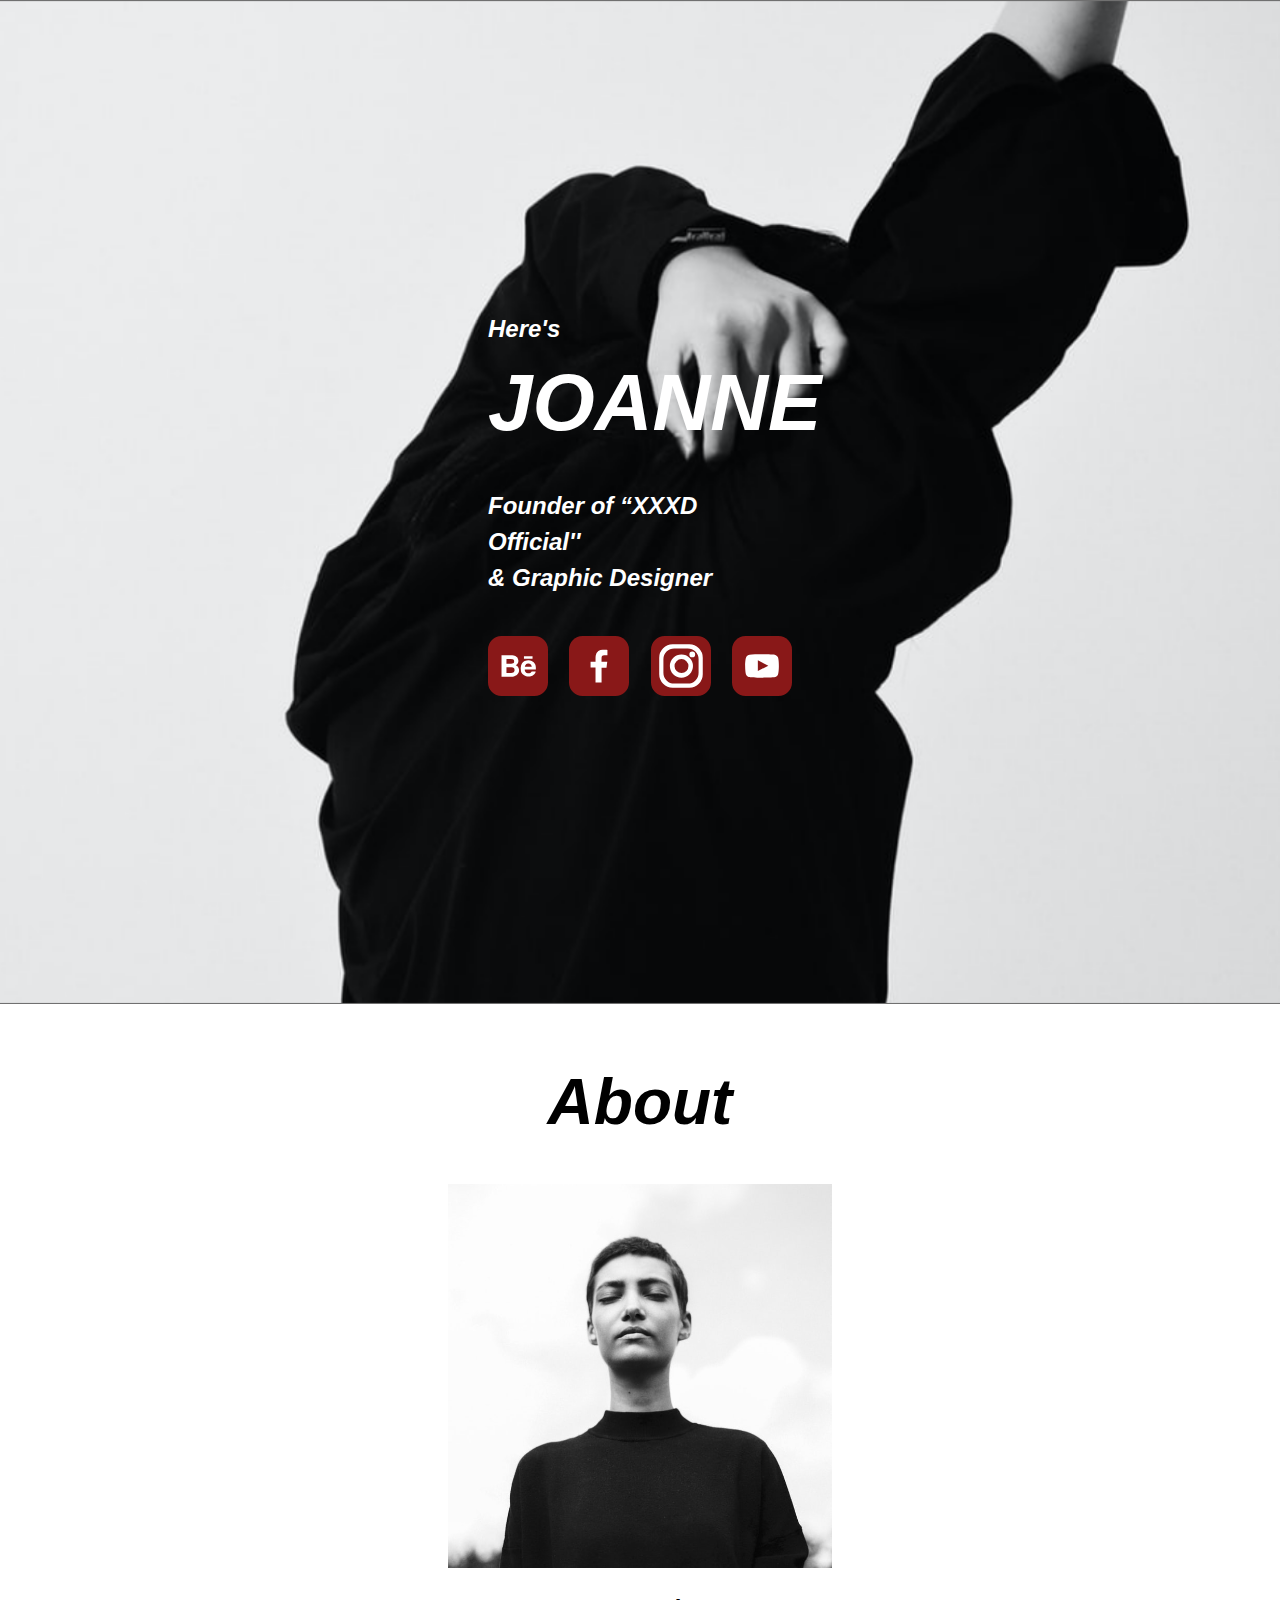
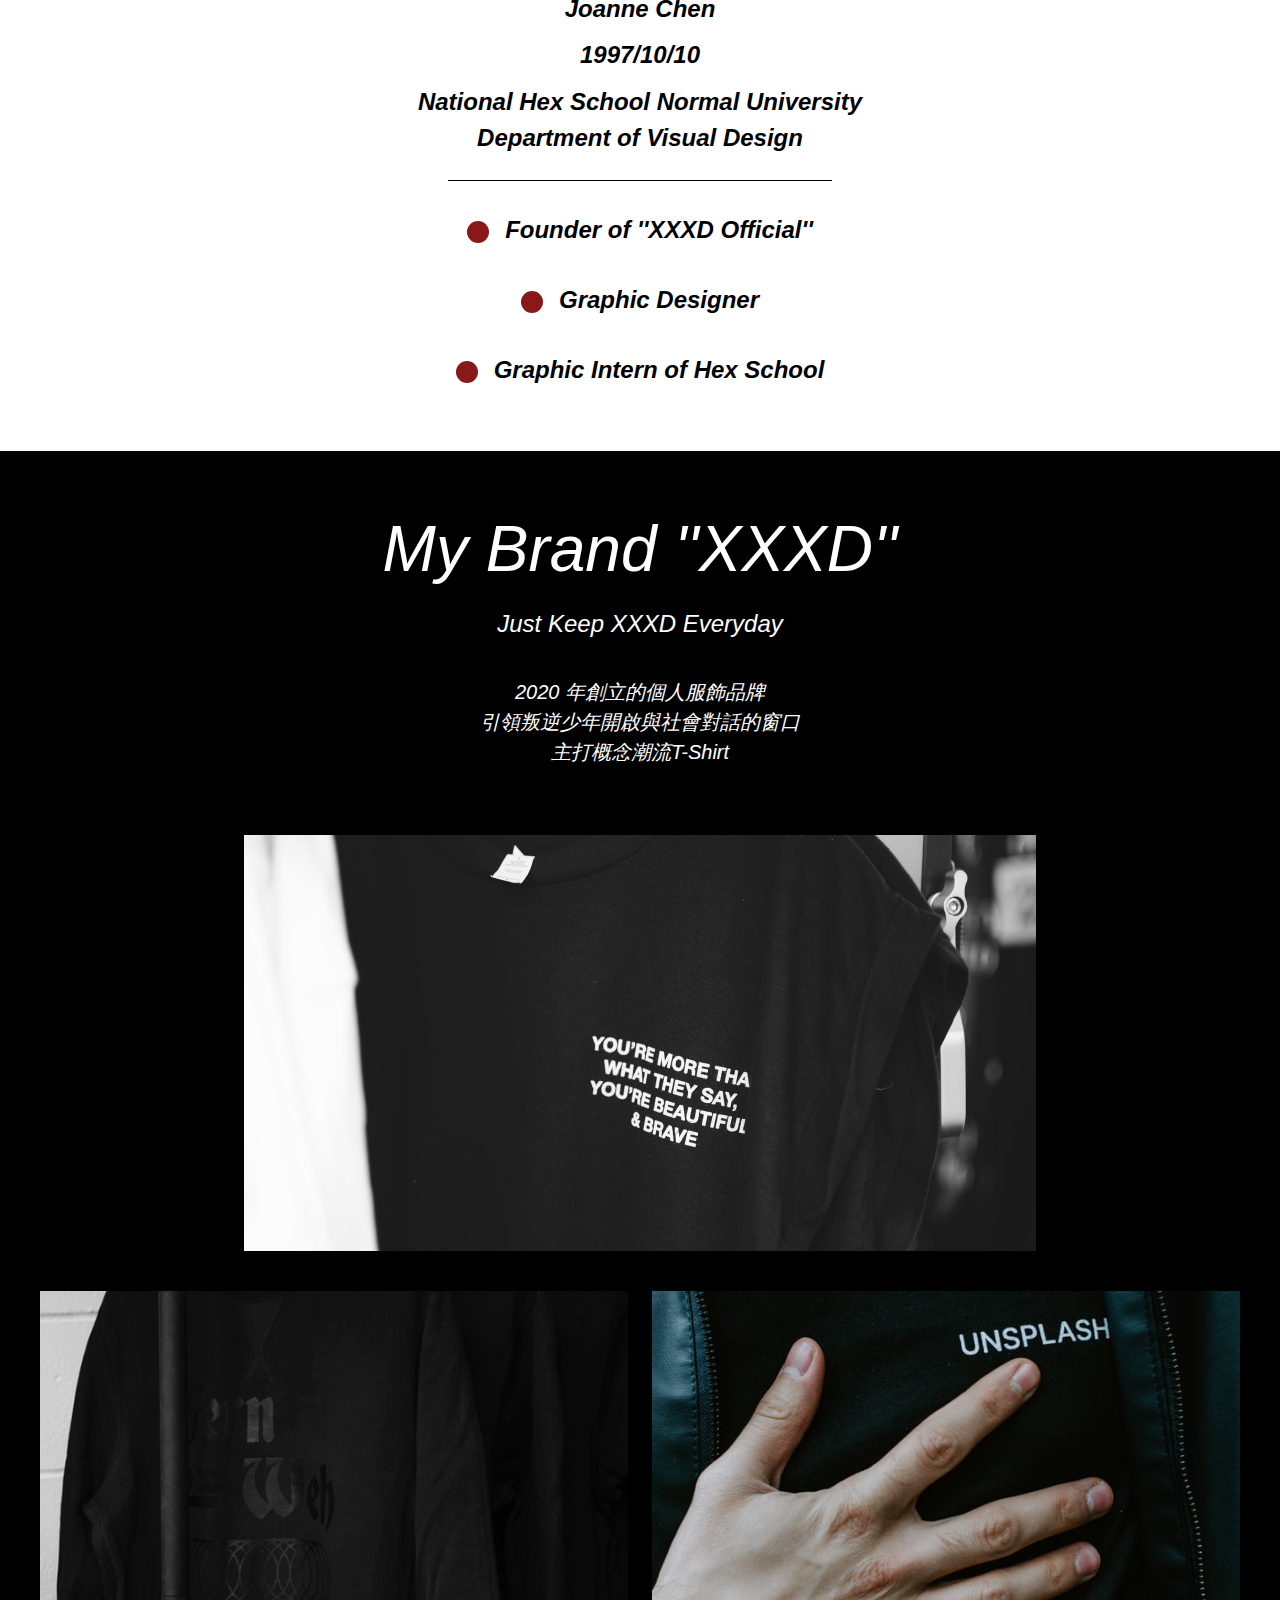
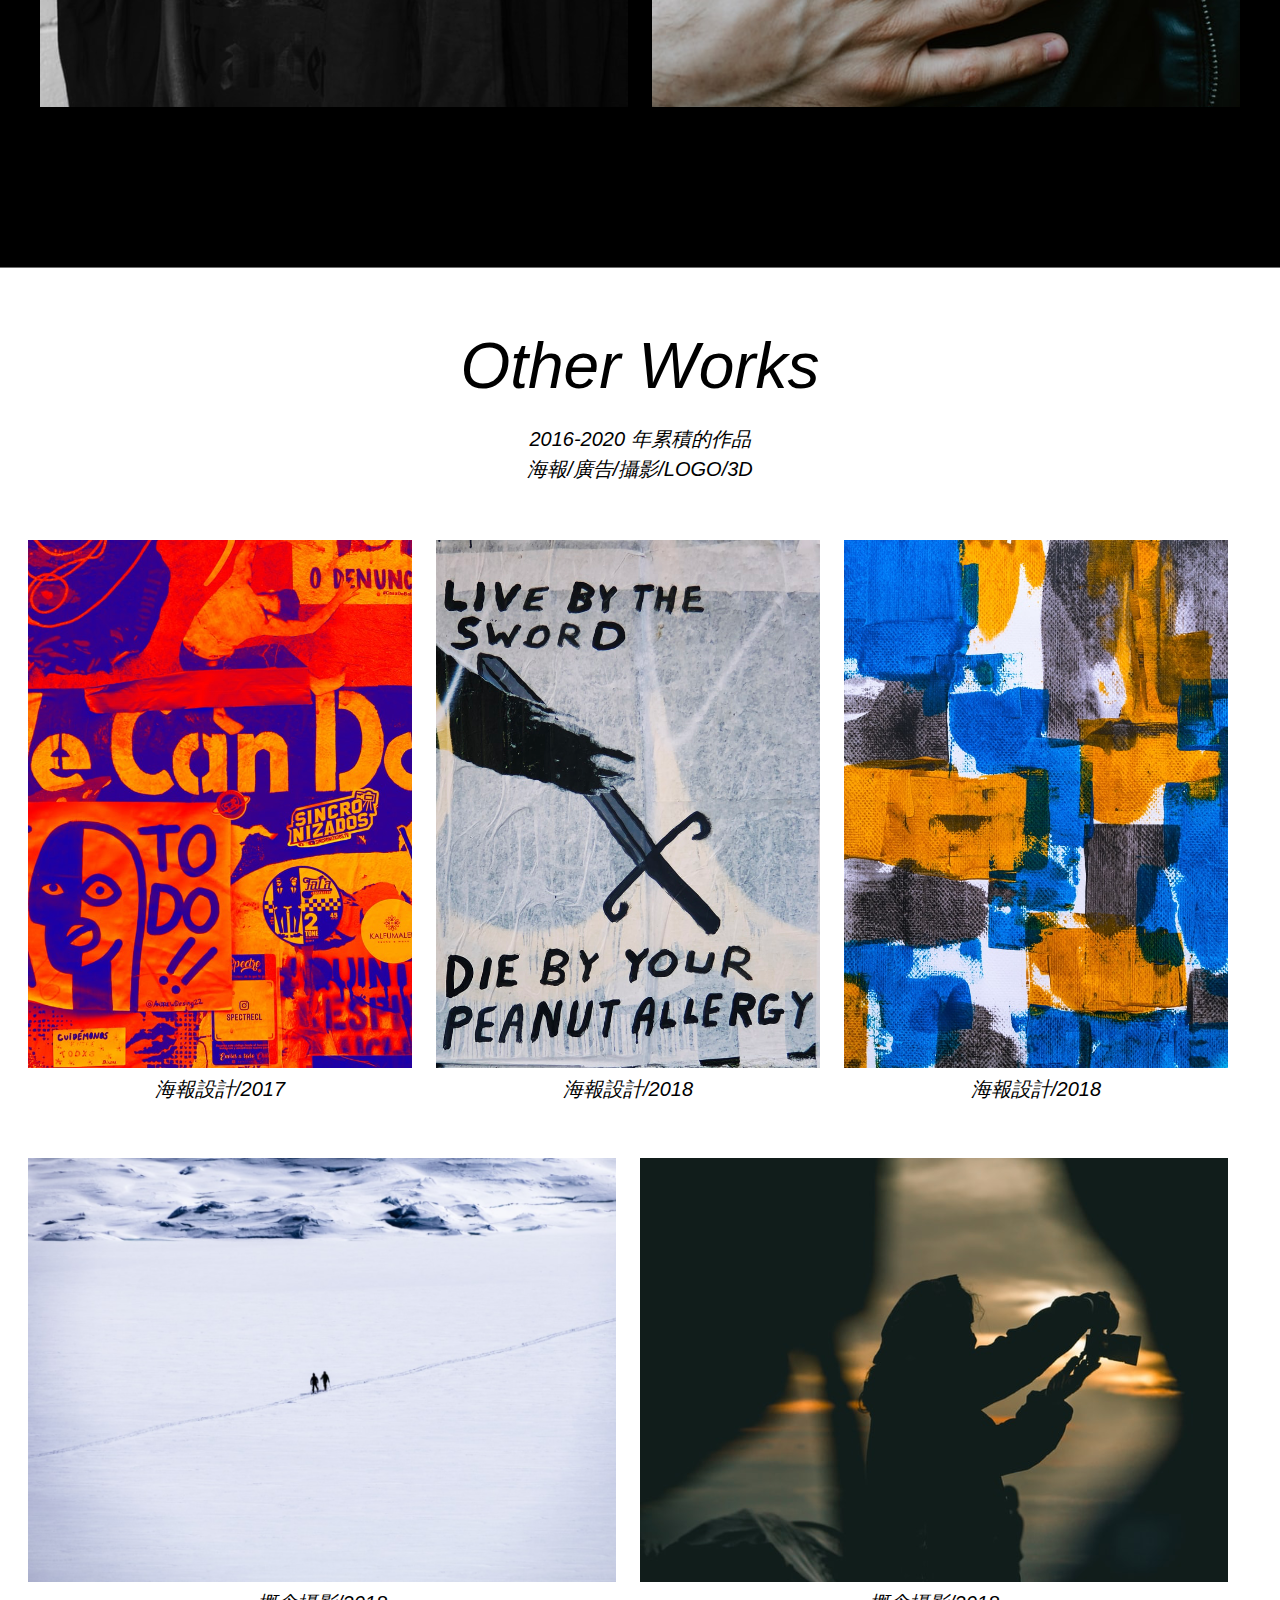
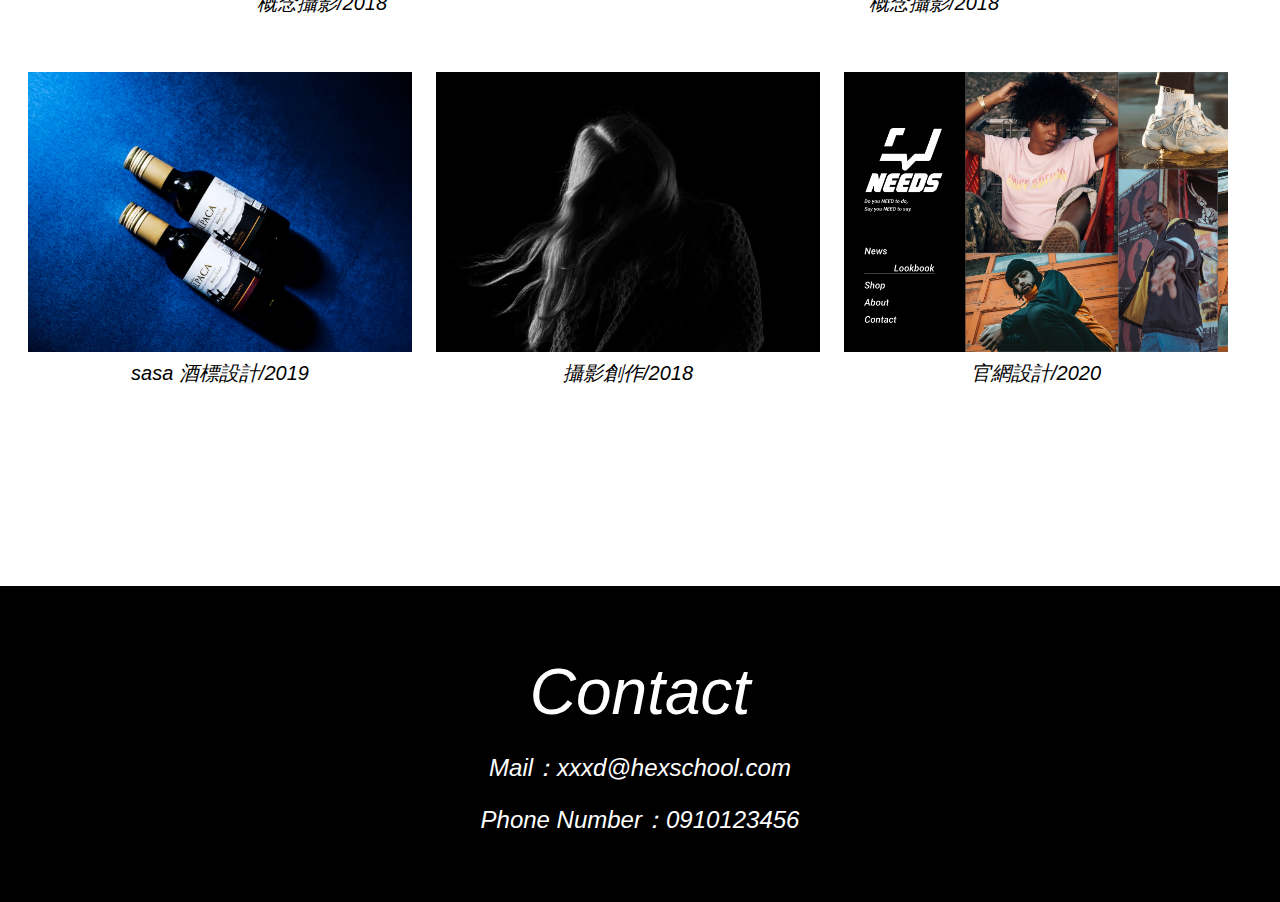
<file: index.html>
<!DOCTYPE html>
<html lang="en">
<head>
    <meta charset="UTF-8">
    <meta http-equiv="X-UA-Compatible" content="IE=edge">
    <meta name="viewport" content="width=device-width, initial-scale=1.0">
    <title>Document</title>
    <link rel="stylesheet" href="assets/style/all.css">
</head>
<body>
    
    <div class="wrap">

        <!-- 表頭 -->
        <div class="header fw-b secondary mb-56">

            <!-- 標語 -->
            <div class="slogan">

                <p class="lh-42">Here's</p>
                <h1 class="fz-80 mb-32">JOANNE</h1>
                <h3 class="lh-36 mb-40">Founder of “XXXD Official'' <br>& Graphic Designer</h3>
            
                <!-- 作品連結 -->
                <ul class="potorfolio">
                    <li><a target="_blank" href="#"><img src="assets/images/behance.svg" alt="behance"></a></li>
                    <li><a target="_blank" href="#"><img src="assets/images/facebook.svg" alt="facebook"></a></li>
                    <li><a target="_blank" href="#"><img src="assets/images/instagram.svg" alt="instagram"></a></li>
                    <li><a target="_blank" href="#"><img src="assets/images/youtube.svg" alt="youtube"></a></li>
                    </ul> 
            </div>

        </div>

        <!-- 關於我 -->
        <div class="about fw-b mb-60">

            <!-- 標題 -->
            <h2 class="fz-64 mb-40">About</h2>

            <!-- 頭貼 -->
            <img src="assets/images/avantar.png" alt="頭貼" class="avantar mb-20">

            <!-- 自我介紹 -->
            <ul class="intro mb-24">
                <li class="lh-42 mb-4">Joanne Chen</li>
                <li class="lh-42 mb-8">1997/10/10</li>
                <li class="lh-36">National Hex School Normal University <br>Department of Visual Design</li>
            </ul>

            <!-- 工作經歷 -->
            <ul class="workExp wrap lh-42">
                <li class="mb-28">Founder of ''XXXD Official''</li>
                <li class="mb-28">Graphic Designer</li>
                <li class="mb-28">Graphic Intern of Hex School</li>
            </ul>

        </div>

        <!-- 我的品牌 -->
        <div class="myBrand secondary mb-56">

            <!-- 品牌介紹 -->
            <h2 class="fz-64 mb-12">My Brand ''XXXD''</h2>
            <h3 class="lh-42 mb-32">Just Keep XXXD Everyday</h3>
            <p class="fz-20 lh-30 mb-68">2020 年創立的個人服飾品牌<br>引領叛逆少年開啟與社會對話的窗口<br>主打概念潮流T-Shirt</p>

            <!-- 品牌展示 -->
            <ul class="brandImg wrap">
                <li class="mb-40" ><img src="assets/images/brand_img1.png" alt="brand_img1"></li>
                <li class="mr-24"><img src="assets/images/brand_img2.png" alt="brand_img2"></li>
                <li><img src="assets/images/brand_img3.png" alt="brand_img3"></li>
            </ul>

        </div>

        <!-- 其他經歷 -->
        <div class="other">

            <!-- 經歷介紹 -->
            <h2 class="fz-64 mb-16">Other Works</h2>
            <p class="fz-20 lh-30 mb-56">2016-2020 年累積的作品<br>海報/廣告/攝影/LOGO/3D</p>

            <!-- 經歷展示 -->
            <div class="workList fz-20 lh-42 mb-144">

                <div class="workItem">
                    <a target="_blank" href="#"><img src="assets/images/work_img1.png" alt="work_img1"></a>
                    <p class="fz-20">海報設計/2017</p>
                </div>
                <div class="workItem">
                    <a target="_blank"  href="#"><img src="assets/images/work_img2.png" alt="work_img2"></a>
                    <p class="fz-20">海報設計/2018</p>
                </div>
                <div class="workItem">
                    <a target="_blank"  href="#"><img src="assets/images/work_img3.png" alt="work_img3"></a>
                    <p class="fz-20">海報設計/2018</p>
                </div>
                <div class="workItem">
                    <a target="_blank"  href="#"><img src="assets/images/work_img4.png" alt="work_img4"></a>
                    <p class="fz-20">概念攝影/2018</p>
                </div>
                <div class="workItem">
                    <a target="_blank"  href="#"><img src="assets/images/work_img5.png" alt="work_img5"></a>
                    <p class="fz-20">概念攝影/2018</p>
                </div>
                <div class="workItem">
                    <a target="_blank"  href="#"><img src="assets/images/work_img6.png" alt="work_img6"></a>
                    <p class="fz-20">sasa 酒標設計/2019</p>
                </div>
                <div class="workItem">
                    <a target="_blank"  href="#"><img src="assets/images/work_img7.png" alt="work_img7"></a>
                    <p class="fz-20">攝影創作/2018</p>
                </div>
                <div class="workItem">
                    <a target="_blank"  href="#"><img src="assets/images/work_img8.png" alt="work_img8"></a>
                    <p class="fz-20">官網設計/2020</p>
                </div>

            </div>

        </div>

        <!-- 聯絡方式 -->
        <div class="contact secondary">

            <h2 class="fz-64 mb-16">Contact</h2>

            <ul class="lh-36">
                <li class="mb-16">Mail：<a class="contactMethod secondary" target="_blank" href="xxxd@hexschool.com">xxxd@hexschool.com</a></li>
                <li>Phone Number：<a class="contactMethod secondary" target="_blank" href="tel:+8860910123456">0910123456</a></li>
            </ul>
            
        </div>

    </div>
</body>
</html>
</file>
<file: assets/style/all.css>
/* http://meyerweb.com/eric/tools/css/reset/ 
   v2.0 | 20110126
   License: none (public domain)
*/
html, body, div, span, applet, object, iframe,
h1, h2, h3, h4, h5, h6, p, blockquote, pre,
a, abbr, acronym, address, big, cite, code,
del, dfn, em, img, ins, kbd, q, s, samp,
small, strike, strong, sub, sup, tt, var,
b, u, i, center,
dl, dt, dd, ol, ul, li,
fieldset, form, label, legend,
table, caption, tbody, tfoot, thead, tr, th, td,
article, aside, canvas, details, embed,
figure, figcaption, footer, header, hgroup,
menu, nav, output, ruby, section, summary,
time, mark, audio, video {
  margin: 0;
  padding: 0;
  border: 0;
  font-size: 100%;
  font: inherit;
  vertical-align: baseline; }

/* HTML5 display-role reset for older browsers */
article, aside, details, figcaption, figure,
footer, header, hgroup, menu, nav, section {
  display: block; }

body {
  line-height: 1; }

ol, ul {
  list-style: none; }

blockquote, q {
  quotes: none; }

blockquote:before, blockquote:after,
q:before, q:after {
  content: '';
  content: none; }

table {
  border-collapse: collapse;
  border-spacing: 0; }

*, *::after, *::before {
  text-decoration: none; }

body {
  font-family: "Roboto", "Microsoft JhengHei", "Helvetica Neue", Arial, sans-serif;
  font-size: 24px;
  font-weight: 500;
  font-style: italic;
  text-align: center; }

img {
  vertical-align: middle; }

/* font */
.fz-80 {
  font-size: 80px;
  line-height: 106px; }

.fz-64 {
  font-size: 64px;
  line-height: 84px; }

.fz-24 {
  font-size: 24px; }

.fz-20 {
  font-size: 20px; }

.fw-b {
  font-weight: 700; }

.lh-42 {
  line-height: 42px; }

.lh-36 {
  line-height: 36px; }

.lh-30 {
  line-height: 30px; }

.secondary {
  color: #fff; }

/* margin */
.mb-144 {
  margin-bottom: 144px; }

.mb-68 {
  margin-bottom: 68px; }

.mb-60 {
  margin-bottom: 60px; }

.mb-56 {
  margin-bottom: 56px; }

.mb-40 {
  margin-bottom: 40px; }

.mb-32 {
  margin-bottom: 32px; }

.mb-24 {
  margin-bottom: 24px; }

.mb-28 {
  margin-bottom: 28px; }

.mb-20 {
  margin-bottom: 20px; }

.mb-16 {
  margin-bottom: 16px; }

.mb-12 {
  margin-bottom: 12px; }

.mb-8 {
  margin-bottom: 8px; }

.mb-4 {
  margin-bottom: 4px; }

.mr-24 {
  margin-right: 24px; }

.wrap {
  margin: 0 auto; }

.header {
  background: url(../images/banner.png);
  background-size: cover;
  background-position: center center;
  padding: 308px 0;
  display: -webkit-box;
  display: -ms-flexbox;
  display: flex;
  -webkit-box-pack: center;
      -ms-flex-pack: center;
          justify-content: center;
  -webkit-box-align: center;
      -ms-flex-align: center;
          align-items: center; }

.slogan {
  width: 304px;
  text-align: left; }

.potorfolio {
  display: -webkit-box;
  display: -ms-flexbox;
  display: flex;
  -webkit-box-pack: justify;
      -ms-flex-pack: justify;
          justify-content: space-between; }

.potorfolio a:hover {
  -webkit-filter: brightness(140%);
          filter: brightness(140%); }

.workExp {
  width: 384px;
  border-top: 1px solid #000;
  padding-top: 28px; }

.workExp li::before {
  display: inline-block;
  margin-right: 16px;
  content: "";
  width: 22px;
  height: 22px;
  border-radius: 50%;
  background-color: #891818;
  vertical-align: middle; }

.myBrand {
  background-color: #000;
  border-bottom: 1px solid #707070;
  padding: 56px 0 160px 0; }

.brandImg {
  width: 1200px;
  display: -webkit-box;
  display: -ms-flexbox;
  display: flex;
  -ms-flex-wrap: wrap;
      flex-wrap: wrap;
  -webkit-box-pack: center;
      -ms-flex-pack: center;
          justify-content: center; }

.workList {
  display: -webkit-box;
  display: -ms-flexbox;
  display: flex;
  -ms-flex-wrap: wrap;
      flex-wrap: wrap;
  -webkit-box-pack: center;
      -ms-flex-pack: center;
          justify-content: center; }

.workItem {
  margin: 0 24px 48px 0; }

.workItem:hover {
  -webkit-filter: contrast(60%);
          filter: contrast(60%); }

.contact {
  background-color: #000;
  padding: 64px 0; }

.contactMethod:hover {
  color: #891818; }

/*# sourceMappingURL=all.css.map */
</file>
